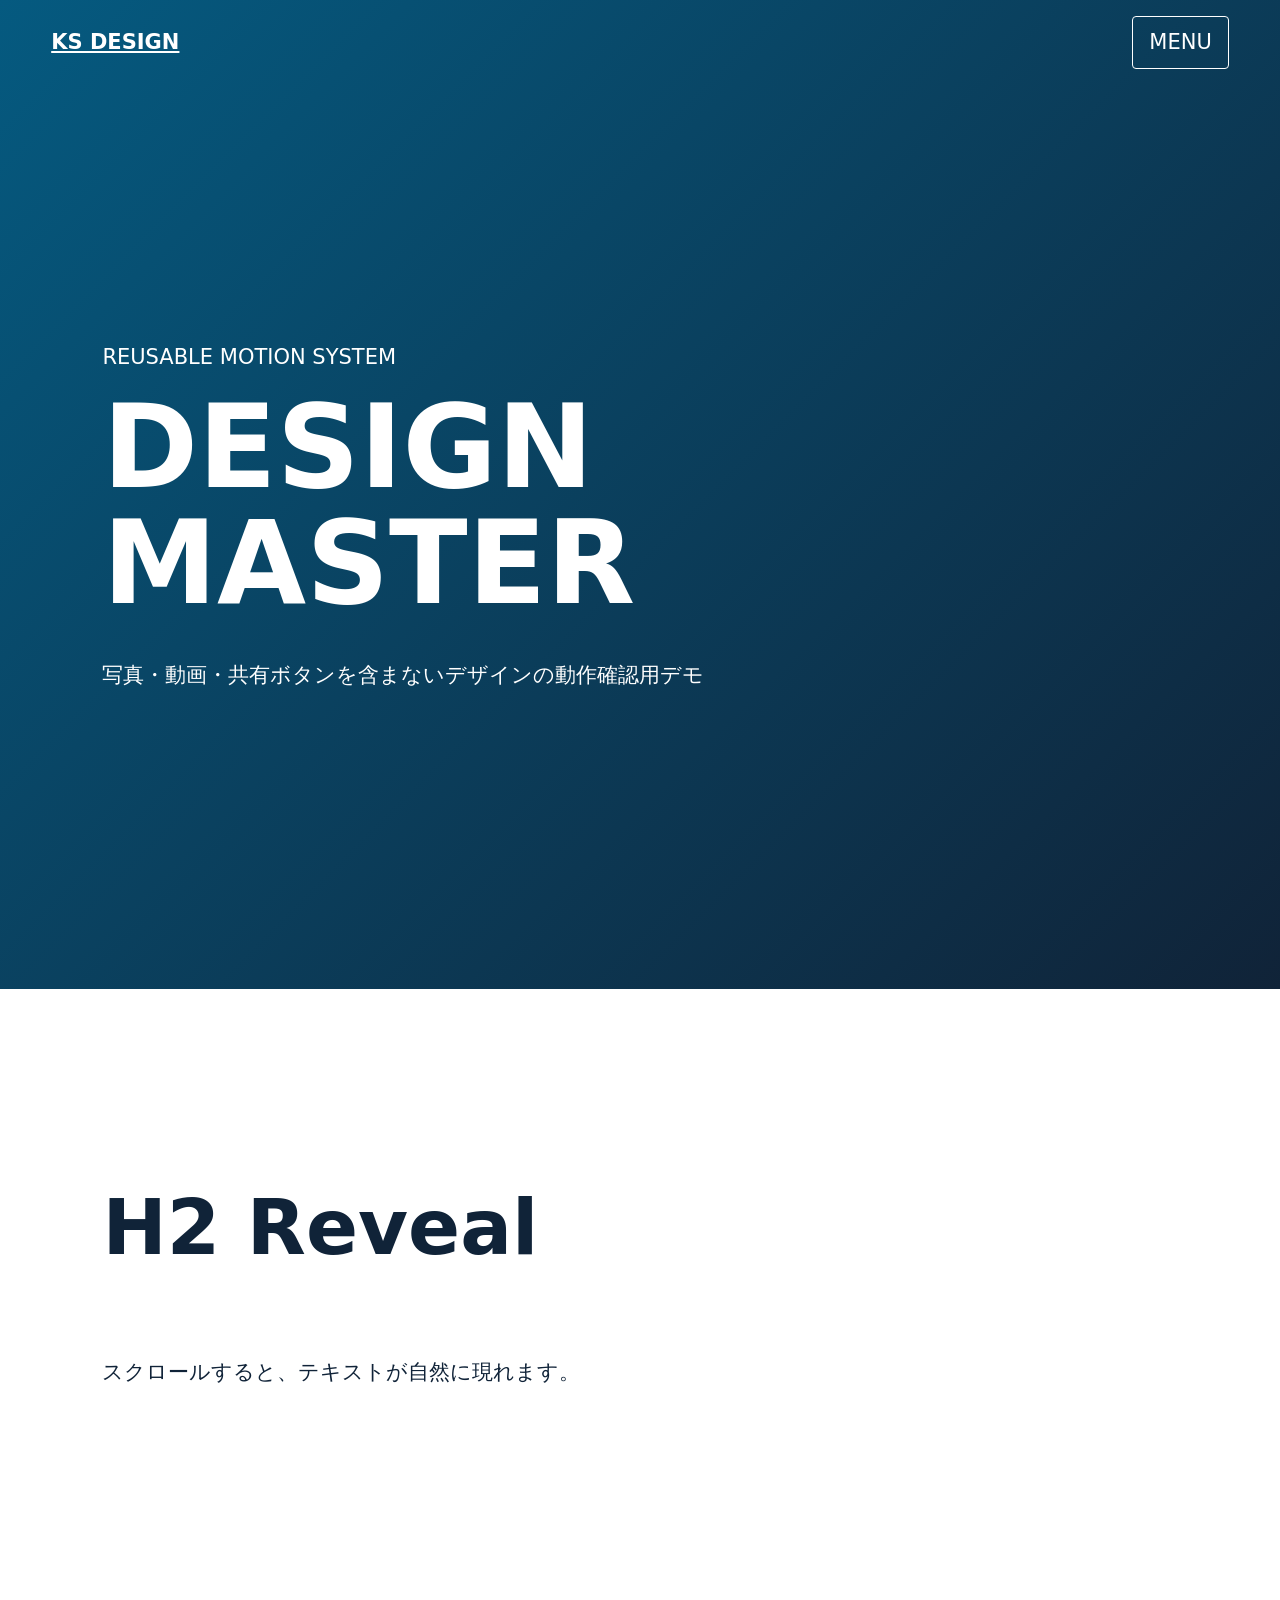
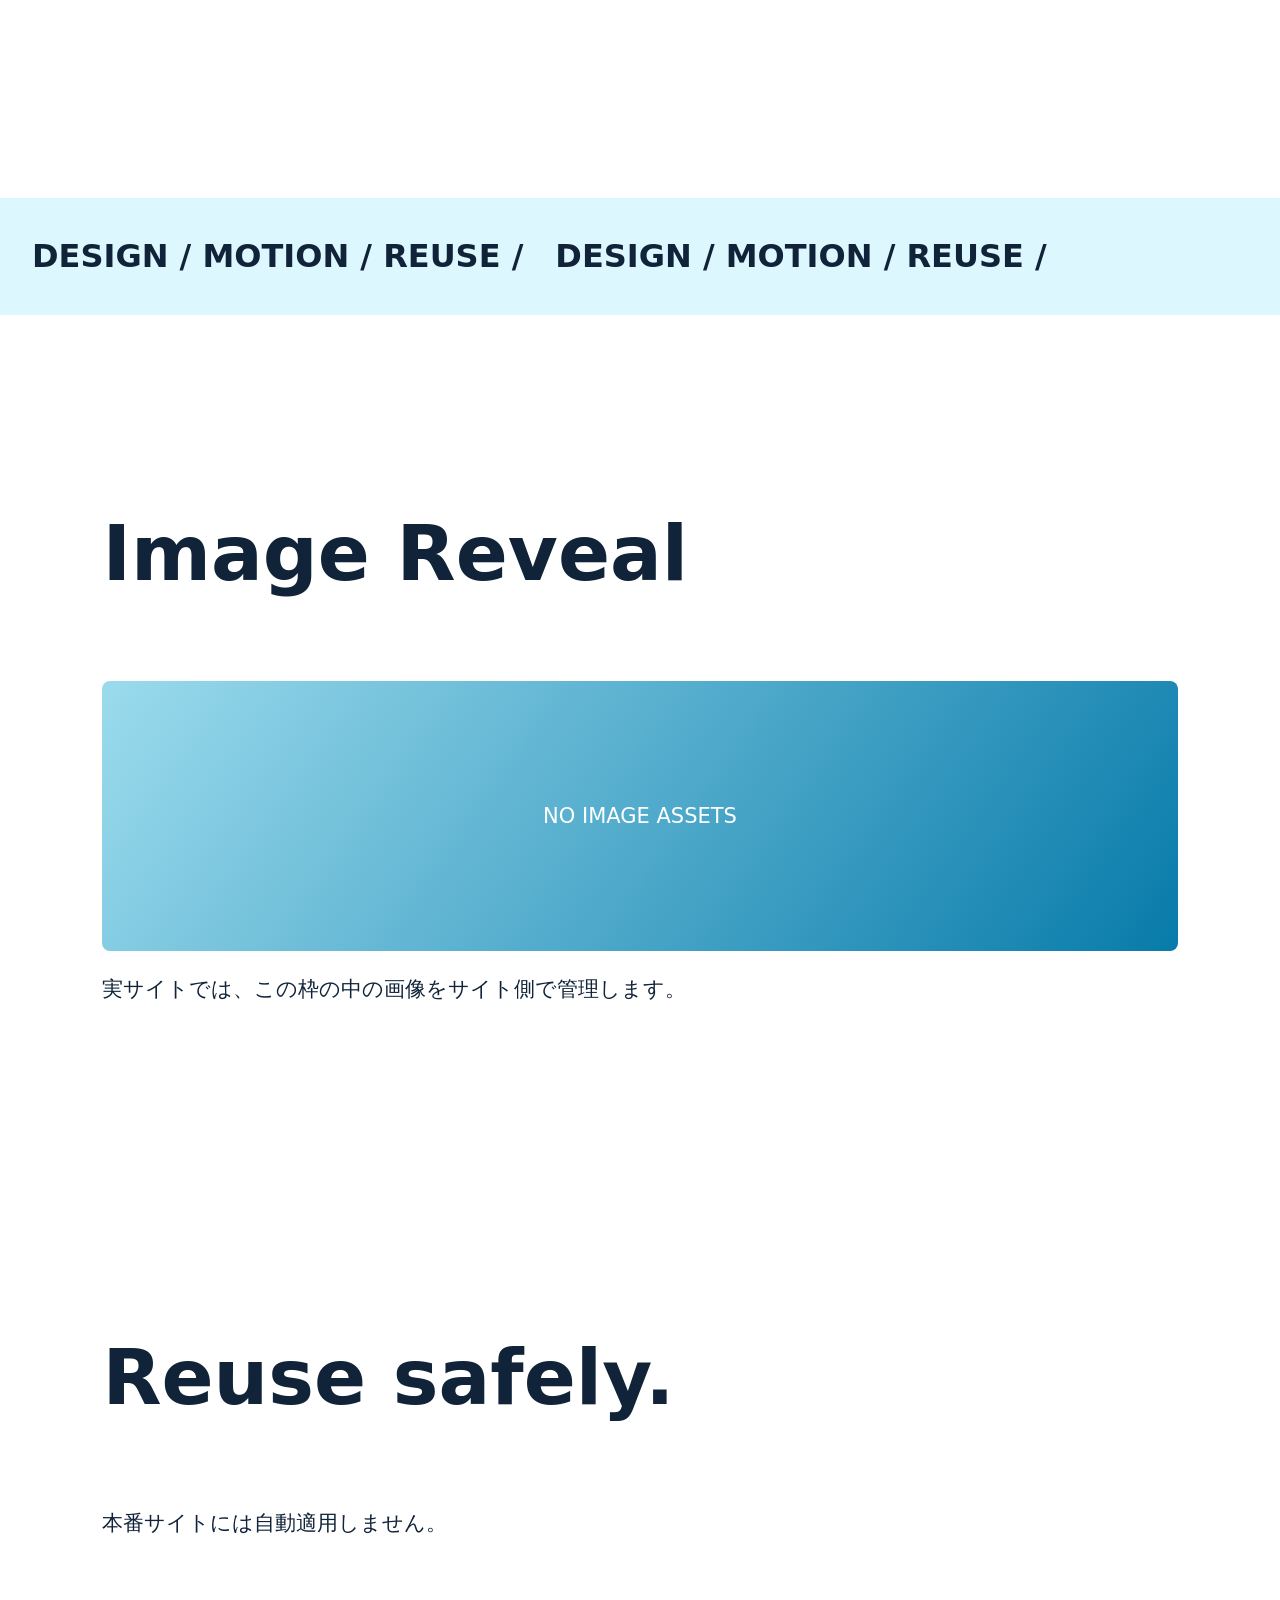
<file: index.html>
<!doctype html>
<html lang="ja"><head><meta charset="utf-8"><meta name="viewport" content="width=device-width, initial-scale=1">
<title>KS Web Design Master — Demo</title><link rel="stylesheet" href="./src/ks-design.css">
<style>body{margin:0;font:clamp(16px,2vw,21px)/1.65 system-ui,sans-serif;color:#102338}button{font:inherit;padding:.5rem 1rem;border:1px solid currentColor;background:transparent;color:inherit;border-radius:4px}a{color:inherit}.ks-hero{min-height:85svh;display:grid;align-content:center;gap:1rem;padding:9rem 8vw 5rem;color:white;background:linear-gradient(135deg,#055a80,#102338)}.ks-hero h1{font-size:clamp(3rem,9vw,8rem);line-height:1;margin:0}.section{min-height:65vh;padding:7rem 8vw}.section h2{font-size:clamp(2.5rem,6vw,5rem)}.ks-header__brand{font-weight:800}.ks-overlay nav{display:grid;gap:1rem;text-align:center;font-size:clamp(2rem,5vw,4rem)}.ks-marquee{padding:2rem;background:#ddf7ff;font-weight:bold;font-size:2rem}.ks-image-placeholder{background:linear-gradient(125deg,#9bdbed,#087baa);min-height:270px;display:grid;place-items:center;color:white;border-radius:8px}</style></head>
<body>
<header class="ks-header" data-ks-header><a href="#" class="ks-header__brand">KS DESIGN</a><button data-ks-overlay-open aria-controls="ks-menu" aria-expanded="false">MENU</button></header>
<div class="ks-overlay" data-ks-overlay id="ks-menu" role="dialog" aria-modal="true" aria-label="サイトメニュー" aria-hidden="true" tabindex="-1">
<button class="ks-overlay__close" data-ks-overlay-close>閉じる ×</button><nav aria-label="メインナビ"><a href="#intro" data-ks-overlay-close>ABOUT</a><a href="#motion" data-ks-overlay-close>MOTION</a><a href="#end" data-ks-overlay-close>END</a></nav></div>
<main><section class="ks-hero" data-ks-hero><div data-ks-hero-part style="--ks-order:0">REUSABLE MOTION SYSTEM</div><h1 data-ks-hero-part style="--ks-order:1">DESIGN<br>MASTER</h1><p data-ks-hero-part style="--ks-order:2">写真・動画・共有ボタンを含まないデザインの動作確認用デモ</p></section>
<section class="section" id="intro"><h2 data-ks-h2>H2 Reveal</h2><p data-ks-reveal>スクロールすると、テキストが自然に現れます。</p></section>
<div class="ks-marquee" aria-label="DESIGN / MOTION / REUSE"><div class="ks-marquee__track" aria-hidden="true"><span>DESIGN / MOTION / REUSE / </span><span>DESIGN / MOTION / REUSE / </span></div></div>
<section class="section" id="motion"><h2 data-ks-h2>Image Reveal</h2><div data-ks-image class="ks-image-placeholder">NO IMAGE ASSETS</div><p data-ks-reveal>実サイトでは、この枠の中の画像をサイト側で管理します。</p></section>
<section class="section" id="end"><h2 data-ks-h2>Reuse safely.</h2><p data-ks-reveal>本番サイトには自動適用しません。</p></section></main>
<script type="module">import { initKSDesign } from './src/ks-motion.js';initKSDesign();</script></body></html>
</file>
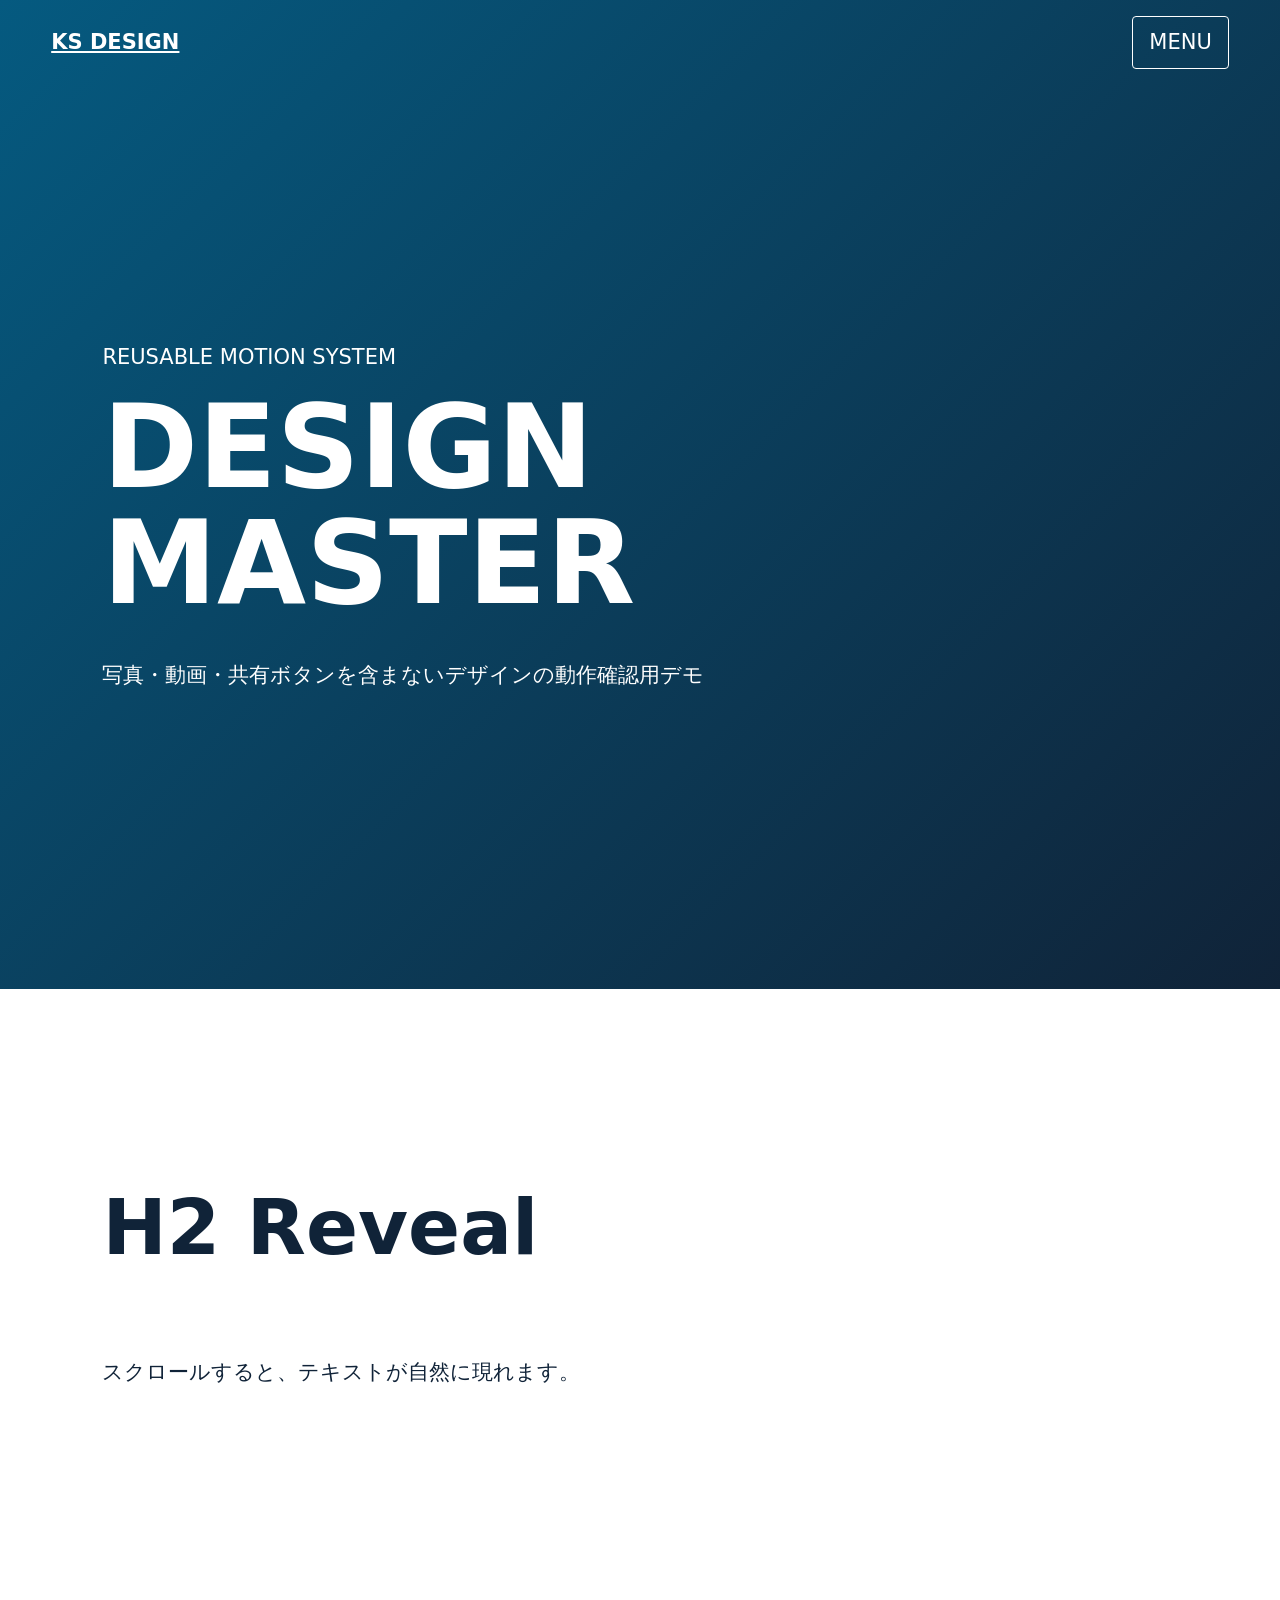
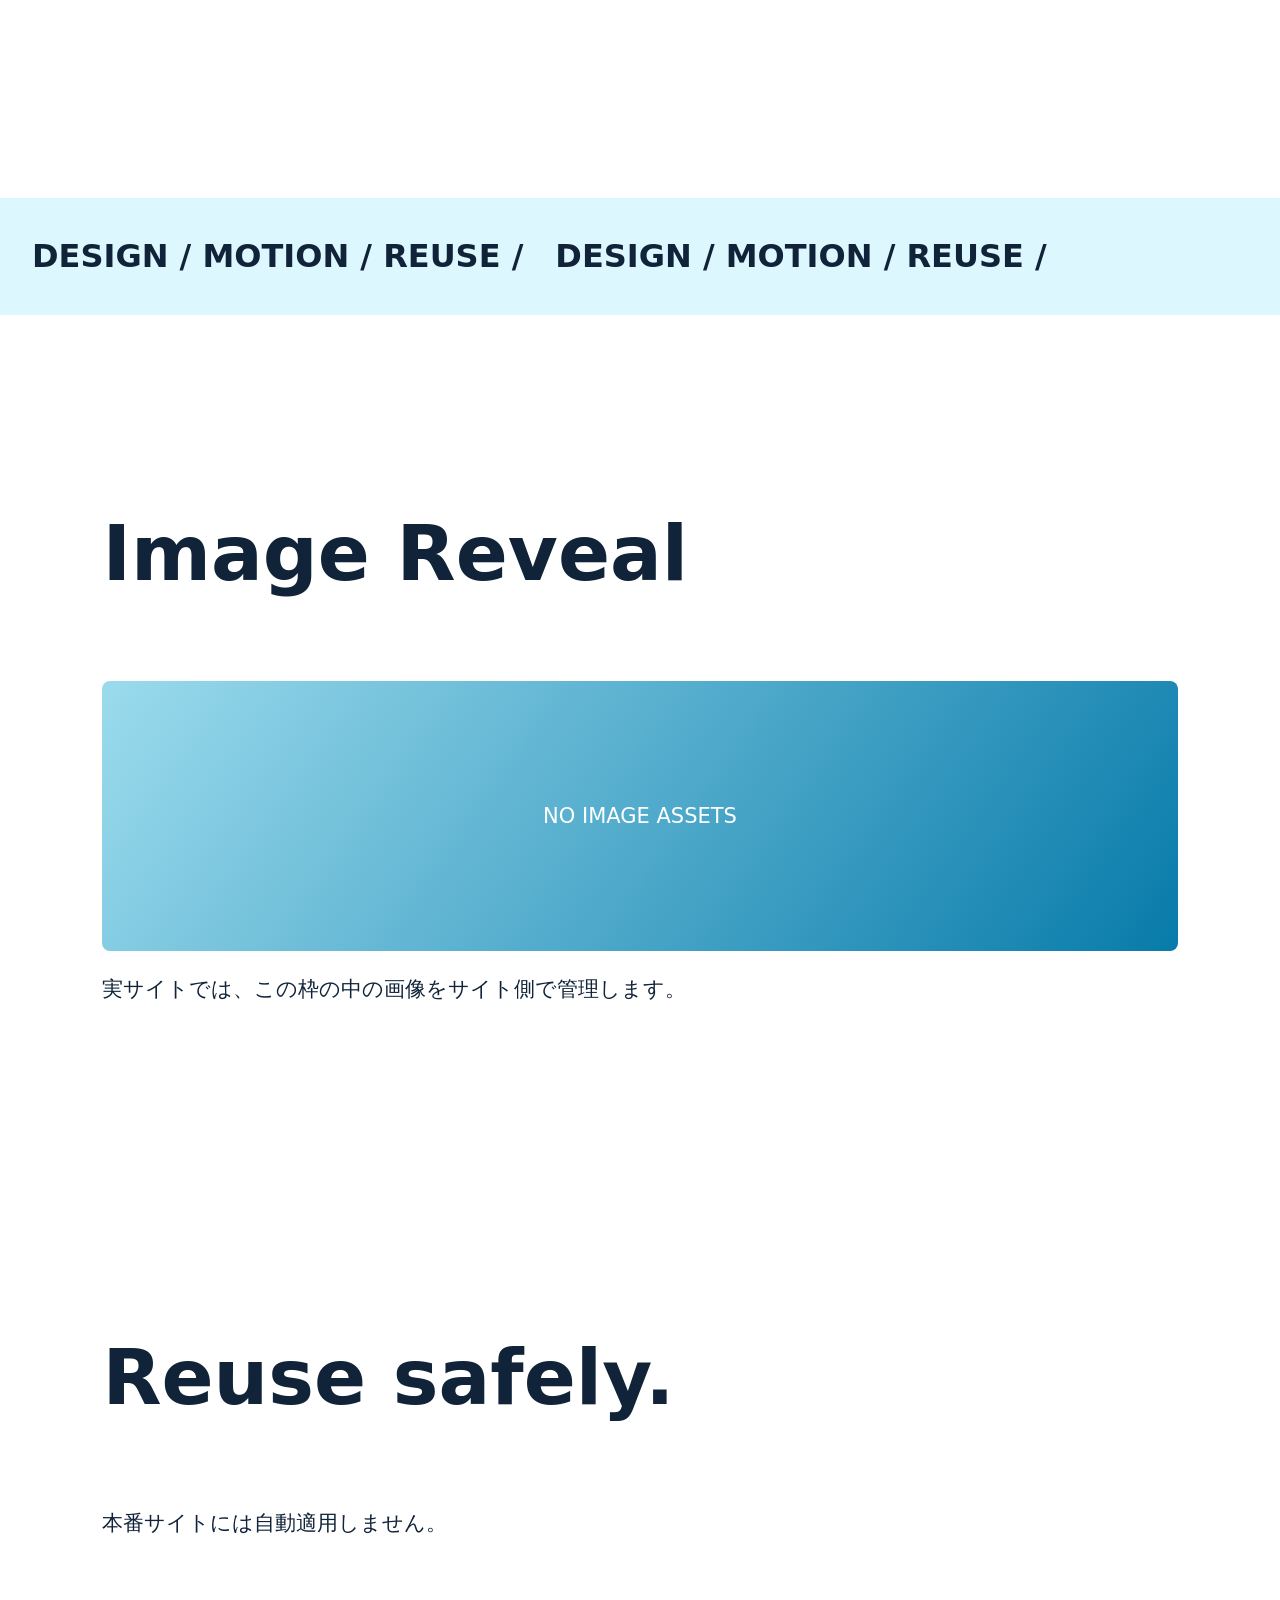
<file: demo/index.html>
<!doctype html>
<html lang="ja"><head><meta charset="utf-8"><meta name="viewport" content="width=device-width, initial-scale=1">
<title>KS Web Design Master — Demo</title><link rel="stylesheet" href="../src/ks-design.css">
<style>body{margin:0;font:clamp(16px,2vw,21px)/1.65 system-ui,sans-serif;color:#102338}button{font:inherit;padding:.5rem 1rem;border:1px solid currentColor;background:transparent;color:inherit;border-radius:4px}a{color:inherit}.ks-hero{min-height:85svh;display:grid;align-content:center;gap:1rem;padding:9rem 8vw 5rem;color:white;background:linear-gradient(135deg,#055a80,#102338)}.ks-hero h1{font-size:clamp(3rem,9vw,8rem);line-height:1;margin:0}.section{min-height:65vh;padding:7rem 8vw}.section h2{font-size:clamp(2.5rem,6vw,5rem)}.ks-header__brand{font-weight:800}.ks-overlay nav{display:grid;gap:1rem;text-align:center;font-size:clamp(2rem,5vw,4rem)}.ks-marquee{padding:2rem;background:#ddf7ff;font-weight:bold;font-size:2rem}.ks-image-placeholder{background:linear-gradient(125deg,#9bdbed,#087baa);min-height:270px;display:grid;place-items:center;color:white;border-radius:8px}</style></head>
<body>
<header class="ks-header" data-ks-header><a href="#" class="ks-header__brand">KS DESIGN</a><button data-ks-overlay-open aria-controls="ks-menu" aria-expanded="false">MENU</button></header>
<div class="ks-overlay" data-ks-overlay id="ks-menu" role="dialog" aria-modal="true" aria-label="サイトメニュー" aria-hidden="true" tabindex="-1">
<button class="ks-overlay__close" data-ks-overlay-close>閉じる ×</button><nav aria-label="メインナビ"><a href="#intro" data-ks-overlay-close>ABOUT</a><a href="#motion" data-ks-overlay-close>MOTION</a><a href="#end" data-ks-overlay-close>END</a></nav></div>
<main><section class="ks-hero" data-ks-hero><div data-ks-hero-part style="--ks-order:0">REUSABLE MOTION SYSTEM</div><h1 data-ks-hero-part style="--ks-order:1">DESIGN<br>MASTER</h1><p data-ks-hero-part style="--ks-order:2">写真・動画・共有ボタンを含まないデザインの動作確認用デモ</p></section>
<section class="section" id="intro"><h2 data-ks-h2>H2 Reveal</h2><p data-ks-reveal>スクロールすると、テキストが自然に現れます。</p></section>
<div class="ks-marquee" aria-label="DESIGN / MOTION / REUSE"><div class="ks-marquee__track" aria-hidden="true"><span>DESIGN / MOTION / REUSE / </span><span>DESIGN / MOTION / REUSE / </span></div></div>
<section class="section" id="motion"><h2 data-ks-h2>Image Reveal</h2><div data-ks-image class="ks-image-placeholder">NO IMAGE ASSETS</div><p data-ks-reveal>実サイトでは、この枠の中の画像をサイト側で管理します。</p></section>
<section class="section" id="end"><h2 data-ks-h2>Reuse safely.</h2><p data-ks-reveal>本番サイトには自動適用しません。</p></section></main>
<script type="module">import { initKSDesign } from '../src/ks-motion.js';initKSDesign();</script></body></html>
</file>
<file: src/ks-design.css>
:root{--ks-ink:#102338;--ks-paper:#fff;--ks-accent:#007dba;--ks-header-height:76px;--ks-ease:cubic-bezier(.22,1,.36,1);--ks-duration:760ms}
.ks-header{position:fixed;z-index:100;inset:0 0 auto;min-height:var(--ks-header-height);display:flex;align-items:center;justify-content:space-between;padding:1rem clamp(1rem,4vw,3.5rem);color:white;background:transparent;transition:background .3s,color .3s;box-sizing:border-box}
.ks-header.ks-header--scrolled,.ks-header:has([aria-expanded="true"]){color:var(--ks-ink);background:var(--ks-paper);box-shadow:0 1px 12px #0001}
.ks-header a{color:inherit}.ks-header button{cursor:pointer}
.ks-overlay{position:fixed;z-index:200;inset:0;background:var(--ks-ink);color:#fff;display:grid;place-items:center;visibility:hidden;opacity:0;pointer-events:none;transition:opacity .35s,visibility .35s}
.ks-overlay[aria-hidden="false"]{visibility:visible;opacity:1;pointer-events:auto}
.ks-overlay a{color:inherit}.ks-overlay__close{position:absolute;top:1.25rem;right:1.25rem;cursor:pointer}
.ks-scroll-locked{overflow:hidden}
.ks-hero [data-ks-hero-part]{opacity:0;transform:translateY(22px);transition:opacity var(--ks-duration) var(--ks-ease),transform var(--ks-duration) var(--ks-ease);transition-delay:calc(var(--ks-order,0)*110ms)}
.ks-hero.ks-visible [data-ks-hero-part]{opacity:1;transform:none}
[data-ks-reveal],[data-ks-h2],[data-ks-image]{opacity:0;transform:translateY(30px);transition:opacity var(--ks-duration) var(--ks-ease),transform var(--ks-duration) var(--ks-ease)}
[data-ks-image]{overflow:hidden;transform:translateY(20px) scale(.98)}
[data-ks-reveal].ks-visible,[data-ks-h2].ks-visible,[data-ks-image].ks-visible{opacity:1;transform:none}
.ks-marquee{overflow:hidden;white-space:nowrap}.ks-marquee__track{display:inline-flex;gap:2rem;min-width:max-content;animation:ks-marquee-scroll 25s linear infinite}
@keyframes ks-marquee-scroll{to{transform:translateX(-50%)}}
.ks-marquee:hover .ks-marquee__track,.ks-marquee:focus-within .ks-marquee__track{animation-play-state:paused}
@media(prefers-reduced-motion:reduce){.ks-header,.ks-overlay,.ks-hero [data-ks-hero-part],[data-ks-reveal],[data-ks-h2],[data-ks-image]{transition:none!important;animation:none!important;transform:none!important;opacity:1!important}.ks-marquee__track{animation:none!important}}
</file>
